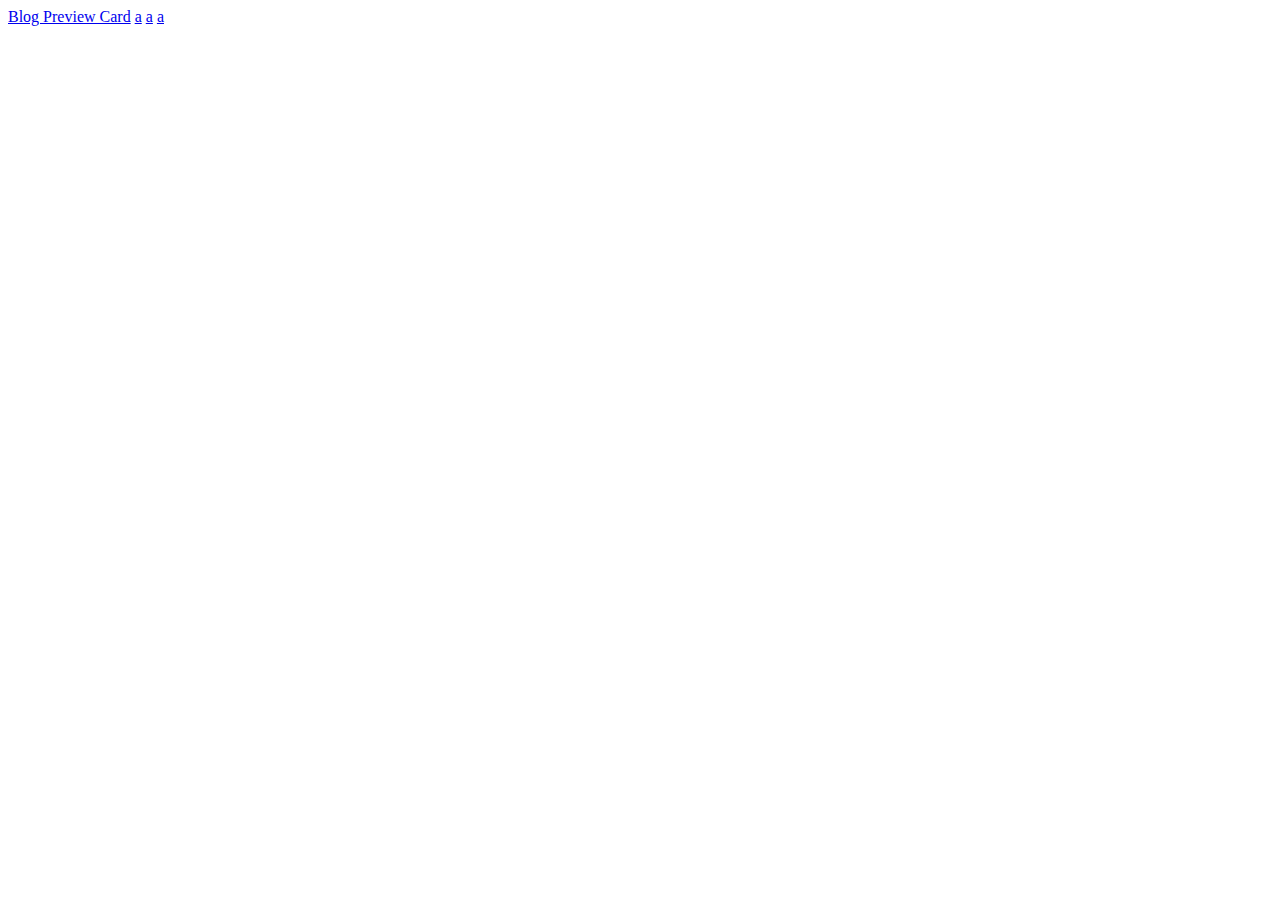
<file: index.html>
<!DOCTYPE html>
<html lang="en">
  <head>
    <meta charset="UTF-8" />
    <meta name="viewport" content="width=device-width, initial-scale=1.0" />
    <title>Document</title>
  </head>
  <body>
    <a href="blog-preview-card-main/">Blog Preview Card</a>
    <a href="contact-form-main/">а</a>
    <a href="qr-code-component-main/">а</a>
    <a href="social-links-profile-main/">а</a>
  </body>
</html>
</file>
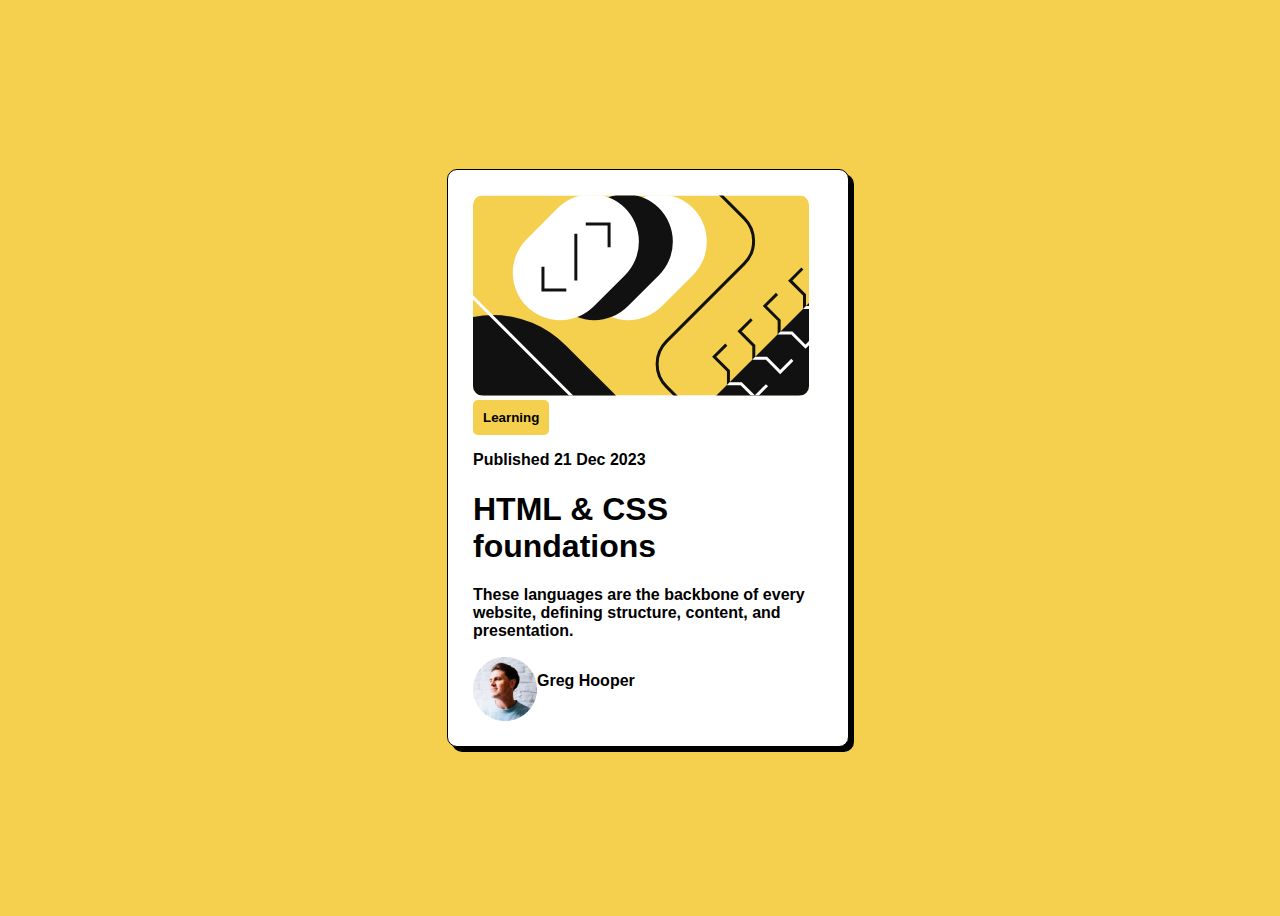
<file: blog-preview-card-main/index.html>
<!DOCTYPE html>
<html lang="en">
  <head>
    <meta charset="UTF-8" />
    <meta name="viewport" content="width=device-width, initial-scale=1.0" />
    <!-- displays site properly based on user's device -->
    <link rel="stylesheet" href="style.css" />
    <link
      rel="icon"
      type="image/png"
      sizes="32x32"
      href="./assets/images/favicon-32x32.png"
    />

    <title>Frontend Mentor | Blog preview card</title>

    <!-- Feel free to remove these styles or customise in your own stylesheet 👍 -->
    <style>
      .attribution {
        font-size: 11px;
        text-align: center;
      }
      .attribution a {
        color: hsl(228, 45%, 44%);
      }
    </style>
  </head>
  <body>
    <main class="container">
      <img src="./assets/images/illustration-article.svg" alt="illustration" />
      <br />
      <button>Learning</button>

      <p>Published 21 Dec 2023</p>
      <h1>HTML & CSS foundations</h1>
      <p>
        These languages are the backbone of every website, defining structure,
        content, and presentation.
      </p>
      <div class="img">
        <img src="./assets/images/image-avatar.webp" alt="avatar" />
        <p>Greg Hooper</p>
      </div>
    </main>
  </body>
</html>
</file>
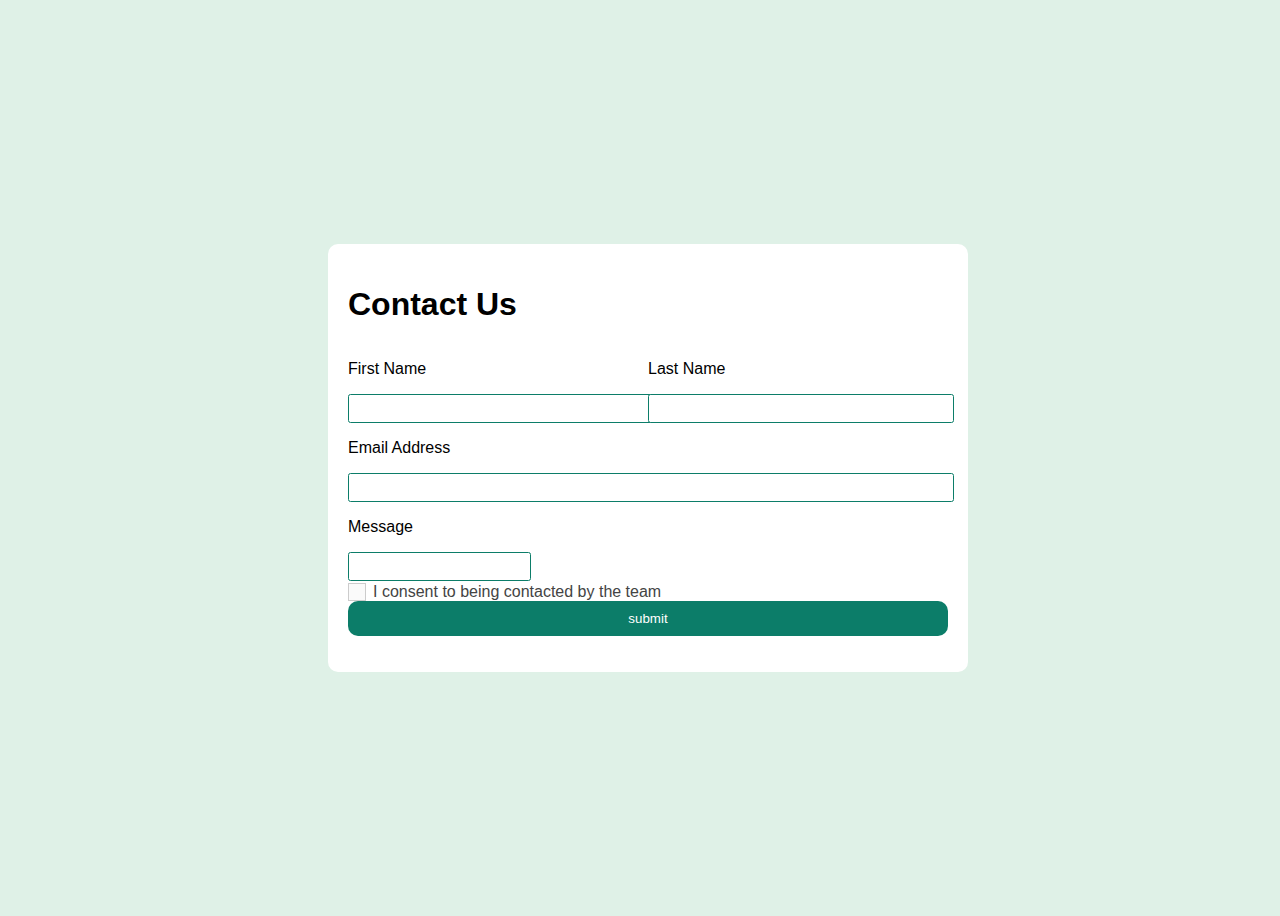
<file: contact-form-main/index.html>
<!DOCTYPE html>
<html lang="en">
  <head>
    <meta charset="UTF-8" />
    <meta name="viewport" content="width=device-width, initial-scale=1.0" />
    <!-- displays site properly based on user's device -->
    <link rel="stylesheet" href="style.css" />
    <link
      rel="icon"
      type="image/png"
      sizes="32x32"
      href="./assets/images/favicon-32x32.png"
    />

    <title>Frontend Mentor | Contact form</title>

    <!-- Feel free to remove these styles or customise in your own stylesheet 👍 -->
    <style>
      .attribution {
        font-size: 11px;
        text-align: center;
      }
      .attribution a {
        color: hsl(228, 45%, 44%);
      }
    </style>
  </head>
  <body>
    <main class="container">
      <h1>Contact Us</h1>

    <div class="headers">
      <div id="names">
        <p>First Name</p>
        <input id="name" type="text" required />
      <!-- is This field -->
      </div>
      <div id="names">
        <p>Last Name</p>
        <input id="name" type="text" required />
      </div>
    </div>

      <!-- This field is -->
    <div>
      <p>Email Address</p>
      <input type="email" id="email" required />
    </div>
      <!-- Please enter a valid email address This field is required Query Type
      General Enquiry Support Request Please select a query type -->
      <p>Message</p>
      <input type="text" required />
      <!-- This field is -->
      <div class="con">
        <input type="checkbox" class="checkbox-input">
        <label class="checkbox-label">I consent to being contacted by the team</label>
      </div>
      <!-- To submit this form, please consent to being contacted Submit Message
        Sent! Thanks for completing the form. We'll be in touch soon! -->
        <button>submit</button>
      </p>
    </main>
  </body>
</html>
</file>
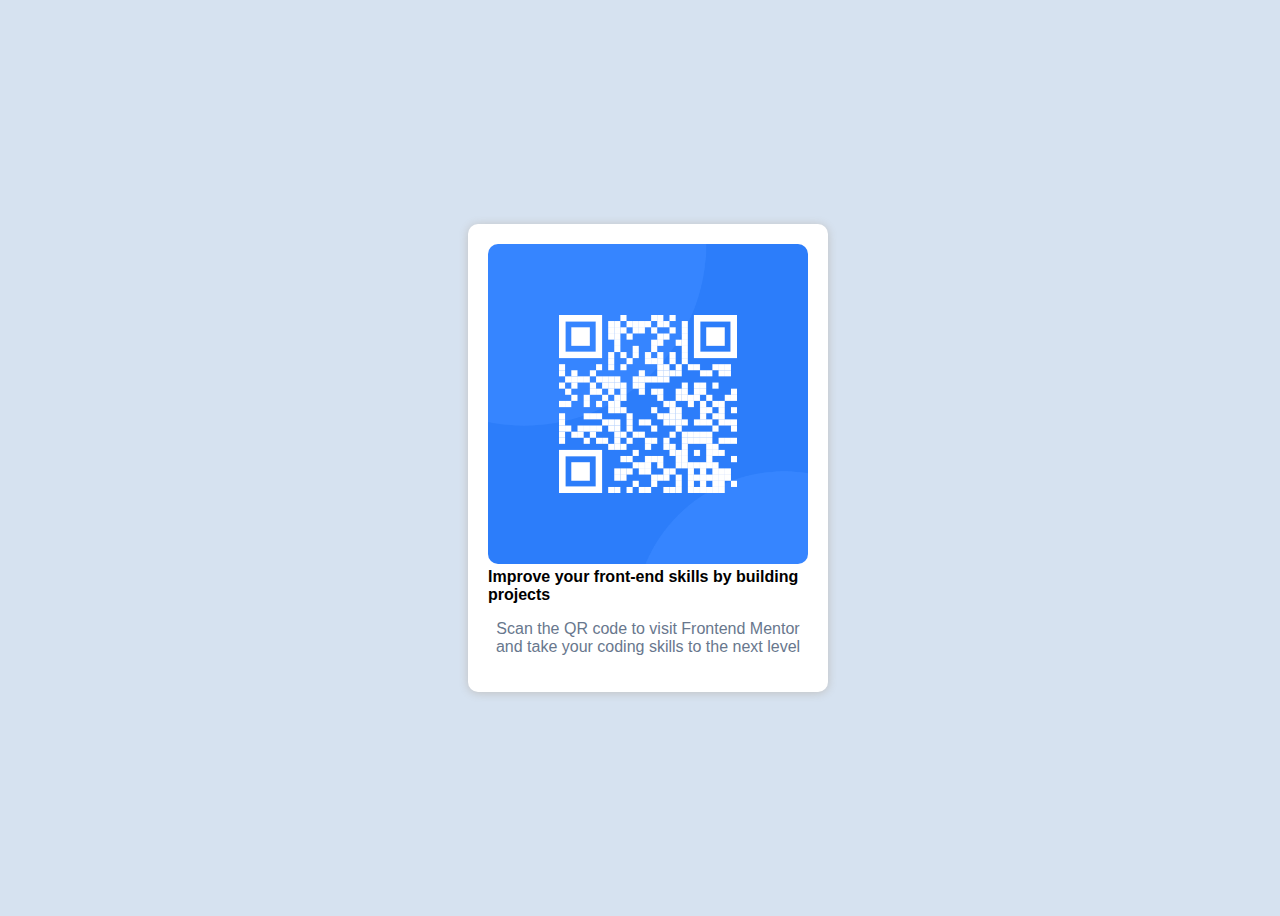
<file: qr-code-component-main/index.html>
<!DOCTYPE html>
<html lang="en">
  <head>
    <meta charset="UTF-8" />
    <meta name="viewport" content="width=device-width, initial-scale=1.0" />
    <!-- displays site properly based on user's device -->
    <link rel="stylesheet" href="style.css" />
    <link
      rel="icon"
      type="image/png"
      sizes="32x32"
      href="./images/favicon-32x32.png"
    />

    <title>Frontend Mentor | QR code component</title>

    <!-- Feel free to remove these styles or customise in your own stylesheet 👍 -->
  </head>
  <body>
    <main class="container">
      <img src="./images/image-qr-code.png" alt="text" />
      <span>Improve your front-end skills by building projects</span>
      <p>
        Scan the QR code to visit Frontend Mentor and take your coding skills to
        the next level
      </p>
    </main>
  </body>
</html>
</file>
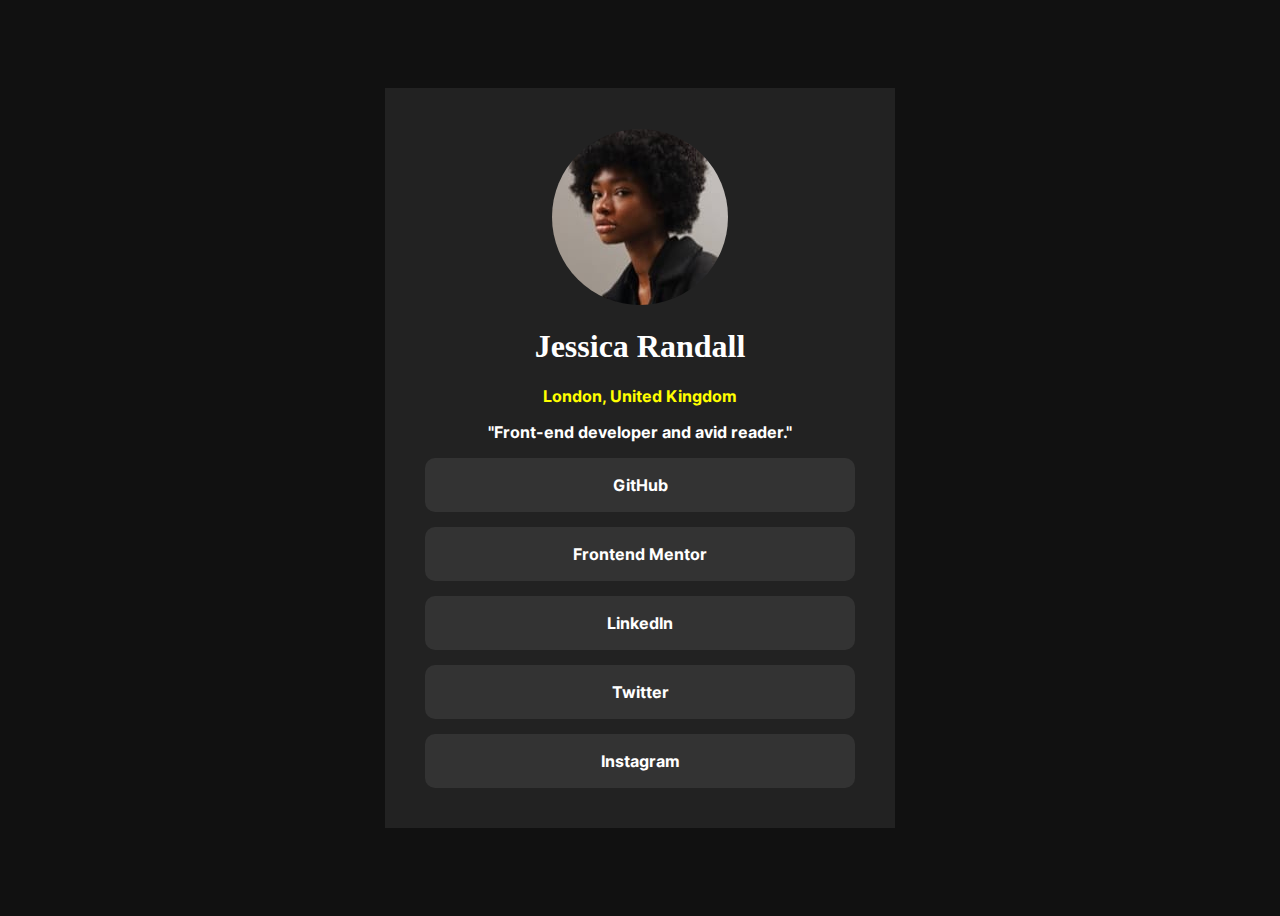
<file: social-links-profile-main/index.html>
<!DOCTYPE html>
<html lang="en">
  <head>
    <meta charset="UTF-8" />
    <meta name="viewport" content="width=device-width, initial-scale=1.0" />
    <!-- displays site properly based on user's device -->

    <link
      rel="icon"
      type="image/png"
      sizes="32x32"
      href="./assets/images/favicon-32x32.png"
    />
    <link rel="stylesheet" href="style.css" />

    <title>Frontend Mentor | Social links profile</title>
  </head>
  <body>
    <main class="container">
      <div class="img">
        <img alt="avatar" src="./assets/images/avatar-jessica.jpeg" />
      </div>
      <h1>Jessica Randall</h1>

      <p class="yellow">London, United Kingdom</p>

      <p>"Front-end developer and avid reader."</p>

      <div>
        <p>GitHub</p>
      </div>
      <div>
        <p>Frontend Mentor</p>
      </div>
      <div>
        <p>LinkedIn</p>
      </div>
      <div>
        <p>Twitter</p>
      </div>
      <div>
        <p>Instagram</p>
      </div>
    </main>
  </body>
</html>
</file>
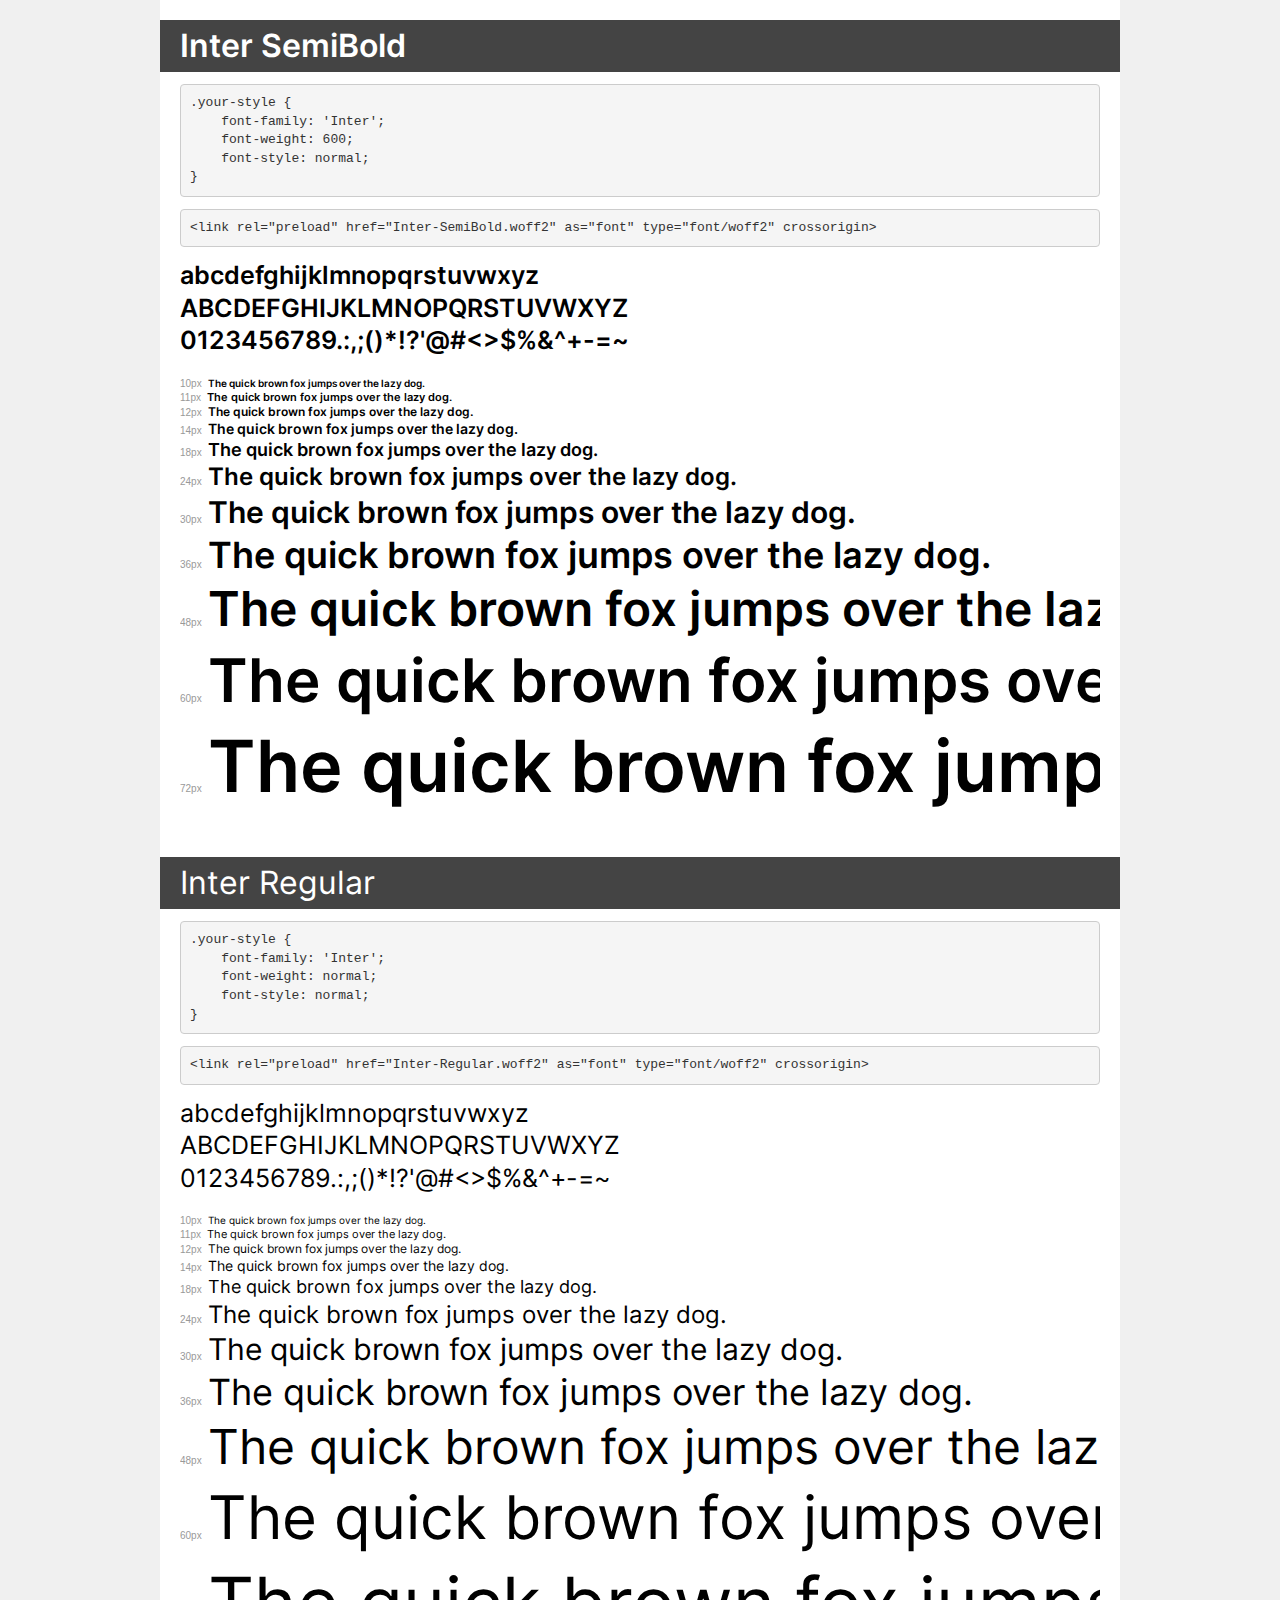
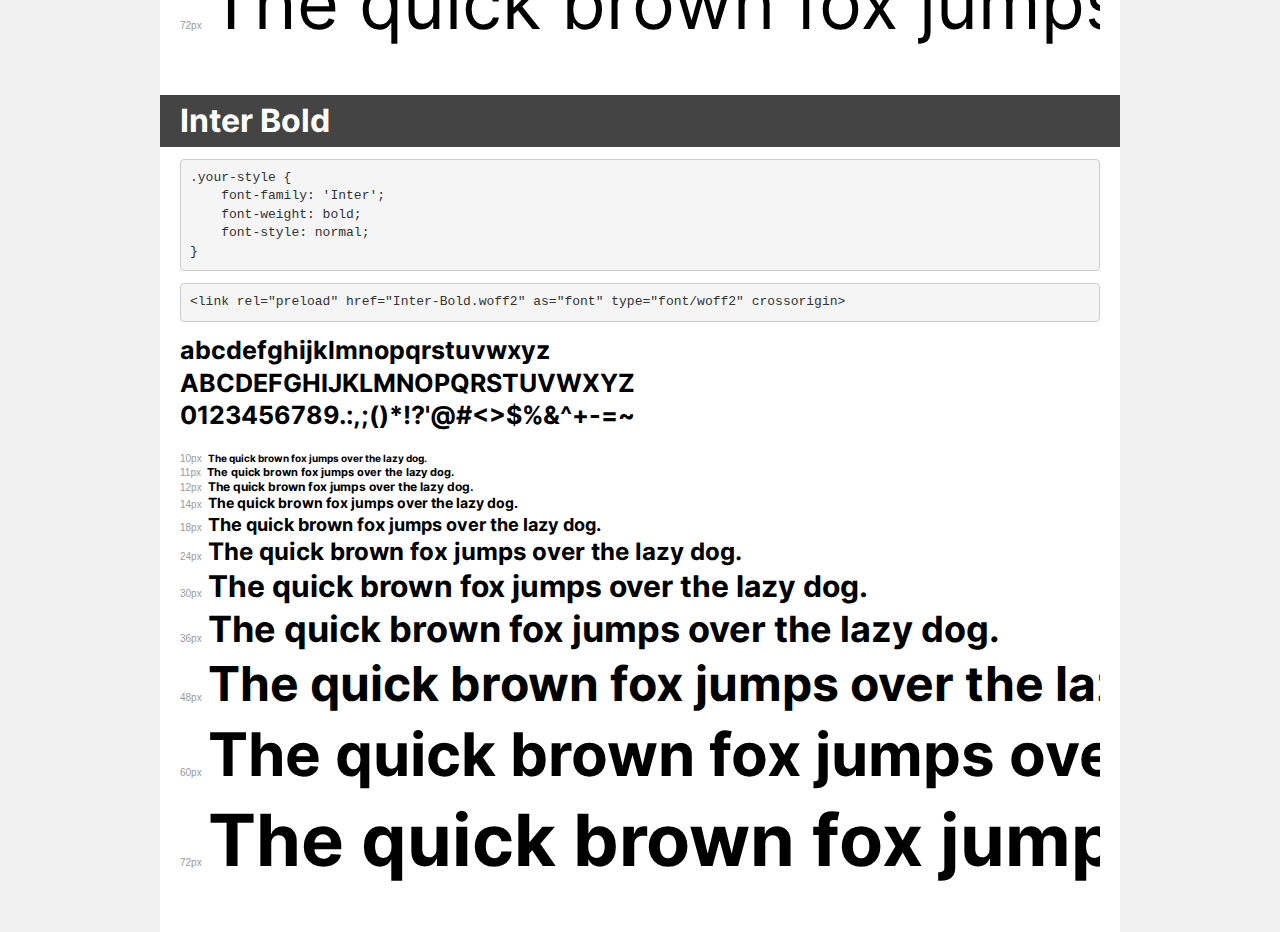
<file: social-links-profile-main/transfonter.org-20240919-101651/demo.html>
<!DOCTYPE html>
<html lang="en">
<head>
    <meta charset="utf-8">
    <meta http-equiv="X-UA-Compatible" content="IE=edge">
    <meta name="viewport" content="width=device-width, initial-scale=1">
    <meta name="robots" content="noindex, noarchive">
    <meta name="format-detection" content="telephone=no">
    <title>Transfonter demo</title>
    <link href="stylesheet.css" rel="stylesheet">
    <style>
        /*
        http://meyerweb.com/eric/tools/css/reset/
        v2.0 | 20110126
        License: none (public domain)
        */
        html, body, div, span, applet, object, iframe,
        h1, h2, h3, h4, h5, h6, p, blockquote, pre,
        a, abbr, acronym, address, big, cite, code,
        del, dfn, em, img, ins, kbd, q, s, samp,
        small, strike, strong, sub, sup, tt, var,
        b, u, i, center,
        dl, dt, dd, ol, ul, li,
        fieldset, form, label, legend,
        table, caption, tbody, tfoot, thead, tr, th, td,
        article, aside, canvas, details, embed,
        figure, figcaption, footer, header, hgroup,
        menu, nav, output, ruby, section, summary,
        time, mark, audio, video {
            margin: 0;
            padding: 0;
            border: 0;
            font-size: 100%;
            font: inherit;
            vertical-align: baseline;
        }
        /* HTML5 display-role reset for older browsers */
        article, aside, details, figcaption, figure,
        footer, header, hgroup, menu, nav, section {
            display: block;
        }
        body {
            line-height: 1;
        }
        ol, ul {
            list-style: none;
        }
        blockquote, q {
            quotes: none;
        }
        blockquote:before, blockquote:after,
        q:before, q:after {
            content: '';
            content: none;
        }
        table {
            border-collapse: collapse;
            border-spacing: 0;
        }
        /* demo styles */
        body {
            background: #f0f0f0;
            color: #000;
        }
        .page {
            background: #fff;
            width: 920px;
            margin: 0 auto;
            padding: 20px 20px 0 20px;
            overflow: hidden;
        }
        .font-container {
            overflow-x: auto;
            overflow-y: hidden;
            margin-bottom: 40px;
            line-height: 1.3;
            white-space: nowrap;
            padding-bottom: 5px;
        }
        h1 {
            position: relative;
            background: #444;
            font-size: 32px;
            color: #fff;
            padding: 10px 20px;
            margin: 0 -20px 12px -20px;
        }
        .letters {
            font-size: 25px;
            margin-bottom: 20px;
        }
        .s10:before {
            content: '10px';
        }
        .s11:before {
            content: '11px';
        }
        .s12:before {
            content: '12px';
        }
        .s14:before {
            content: '14px';
        }
        .s18:before {
            content: '18px';
        }
        .s24:before {
            content: '24px';
        }
        .s30:before {
            content: '30px';
        }
        .s36:before {
            content: '36px';
        }
        .s48:before {
            content: '48px';
        }
        .s60:before {
            content: '60px';
        }
        .s72:before {
            content: '72px';
        }
        .s10:before, .s11:before, .s12:before, .s14:before,
        .s18:before, .s24:before, .s30:before, .s36:before,
        .s48:before, .s60:before, .s72:before {
            font-family: Arial, sans-serif;
            font-size: 10px;
            font-weight: normal;
            font-style: normal;
            color: #999;
            padding-right: 6px;
        }
        pre {
            display: block;
            padding: 9px;
            margin: 0 0 12px;
            font-family: Monaco, Menlo, Consolas, "Courier New", monospace;
            font-size: 13px;
            line-height: 1.428571429;
            color: #333;
            font-weight: normal;
            font-style: normal;
            background-color: #f5f5f5;
            border: 1px solid #ccc;
            overflow-x: auto;
            border-radius: 4px;
        }
        /* responsive */
        @media (max-width: 959px) {
            .page {
                width: auto;
                margin: 0;
            }
        }
    </style>
</head>
<body>
<div class="page">
    <div class="demo">
        <h1 style="font-family: 'Inter'; font-weight: 600; font-style: normal;">Inter SemiBold</h1>
        <pre title="Usage">.your-style {
    font-family: 'Inter';
    font-weight: 600;
    font-style: normal;
}</pre>
        <pre title="Preload (optional)">
&lt;link rel=&quot;preload&quot; href=&quot;Inter-SemiBold.woff2&quot; as=&quot;font&quot; type=&quot;font/woff2&quot; crossorigin&gt;</pre>
        <div class="font-container" style="font-family: 'Inter'; font-weight: 600; font-style: normal;">
            <p class="letters">
                abcdefghijklmnopqrstuvwxyz<br>
ABCDEFGHIJKLMNOPQRSTUVWXYZ<br>
                0123456789.:,;()*!?'@#&lt;&gt;$%&^+-=~
            </p>
            <p class="s10" style="font-size: 10px;">The quick brown fox jumps over the lazy dog.</p>
            <p class="s11" style="font-size: 11px;">The quick brown fox jumps over the lazy dog.</p>
            <p class="s12" style="font-size: 12px;">The quick brown fox jumps over the lazy dog.</p>
            <p class="s14" style="font-size: 14px;">The quick brown fox jumps over the lazy dog.</p>
            <p class="s18" style="font-size: 18px;">The quick brown fox jumps over the lazy dog.</p>
            <p class="s24" style="font-size: 24px;">The quick brown fox jumps over the lazy dog.</p>
            <p class="s30" style="font-size: 30px;">The quick brown fox jumps over the lazy dog.</p>
            <p class="s36" style="font-size: 36px;">The quick brown fox jumps over the lazy dog.</p>
            <p class="s48" style="font-size: 48px;">The quick brown fox jumps over the lazy dog.</p>
            <p class="s60" style="font-size: 60px;">The quick brown fox jumps over the lazy dog.</p>
            <p class="s72" style="font-size: 72px;">The quick brown fox jumps over the lazy dog.</p>
        </div>
    </div>

    <div class="demo">
        <h1 style="font-family: 'Inter'; font-weight: normal; font-style: normal;">Inter Regular</h1>
        <pre title="Usage">.your-style {
    font-family: 'Inter';
    font-weight: normal;
    font-style: normal;
}</pre>
        <pre title="Preload (optional)">
&lt;link rel=&quot;preload&quot; href=&quot;Inter-Regular.woff2&quot; as=&quot;font&quot; type=&quot;font/woff2&quot; crossorigin&gt;</pre>
        <div class="font-container" style="font-family: 'Inter'; font-weight: normal; font-style: normal;">
            <p class="letters">
                abcdefghijklmnopqrstuvwxyz<br>
ABCDEFGHIJKLMNOPQRSTUVWXYZ<br>
                0123456789.:,;()*!?'@#&lt;&gt;$%&^+-=~
            </p>
            <p class="s10" style="font-size: 10px;">The quick brown fox jumps over the lazy dog.</p>
            <p class="s11" style="font-size: 11px;">The quick brown fox jumps over the lazy dog.</p>
            <p class="s12" style="font-size: 12px;">The quick brown fox jumps over the lazy dog.</p>
            <p class="s14" style="font-size: 14px;">The quick brown fox jumps over the lazy dog.</p>
            <p class="s18" style="font-size: 18px;">The quick brown fox jumps over the lazy dog.</p>
            <p class="s24" style="font-size: 24px;">The quick brown fox jumps over the lazy dog.</p>
            <p class="s30" style="font-size: 30px;">The quick brown fox jumps over the lazy dog.</p>
            <p class="s36" style="font-size: 36px;">The quick brown fox jumps over the lazy dog.</p>
            <p class="s48" style="font-size: 48px;">The quick brown fox jumps over the lazy dog.</p>
            <p class="s60" style="font-size: 60px;">The quick brown fox jumps over the lazy dog.</p>
            <p class="s72" style="font-size: 72px;">The quick brown fox jumps over the lazy dog.</p>
        </div>
    </div>

    <div class="demo">
        <h1 style="font-family: 'Inter'; font-weight: bold; font-style: normal;">Inter Bold</h1>
        <pre title="Usage">.your-style {
    font-family: 'Inter';
    font-weight: bold;
    font-style: normal;
}</pre>
        <pre title="Preload (optional)">
&lt;link rel=&quot;preload&quot; href=&quot;Inter-Bold.woff2&quot; as=&quot;font&quot; type=&quot;font/woff2&quot; crossorigin&gt;</pre>
        <div class="font-container" style="font-family: 'Inter'; font-weight: bold; font-style: normal;">
            <p class="letters">
                abcdefghijklmnopqrstuvwxyz<br>
ABCDEFGHIJKLMNOPQRSTUVWXYZ<br>
                0123456789.:,;()*!?'@#&lt;&gt;$%&^+-=~
            </p>
            <p class="s10" style="font-size: 10px;">The quick brown fox jumps over the lazy dog.</p>
            <p class="s11" style="font-size: 11px;">The quick brown fox jumps over the lazy dog.</p>
            <p class="s12" style="font-size: 12px;">The quick brown fox jumps over the lazy dog.</p>
            <p class="s14" style="font-size: 14px;">The quick brown fox jumps over the lazy dog.</p>
            <p class="s18" style="font-size: 18px;">The quick brown fox jumps over the lazy dog.</p>
            <p class="s24" style="font-size: 24px;">The quick brown fox jumps over the lazy dog.</p>
            <p class="s30" style="font-size: 30px;">The quick brown fox jumps over the lazy dog.</p>
            <p class="s36" style="font-size: 36px;">The quick brown fox jumps over the lazy dog.</p>
            <p class="s48" style="font-size: 48px;">The quick brown fox jumps over the lazy dog.</p>
            <p class="s60" style="font-size: 60px;">The quick brown fox jumps over the lazy dog.</p>
            <p class="s72" style="font-size: 72px;">The quick brown fox jumps over the lazy dog.</p>
        </div>
    </div>

</div>
</body>
</html>
</file>
<file: blog-preview-card-main/style.css>
body {
  display: flex;
  justify-content: center;
  align-items: center;
  min-height: 100vh;
  width: 100%;
  background-color: hsl(47, 88%, 63%);
}

.container {
  width: 350px;
  padding: 25px;
  box-shadow: 5px 5px black;
  border-radius: 10px;
  background-color: white;
  border: 1px solid black;
}

* {
  font-family: sans-serif;
}
button {
  font-weight: bold;
  padding: 10px;
  border-radius: 5px;
  background-color: hsl(47, 88%, 63%);
  color: black;
  border: none;
}

.img {
  font-weight: bold;
  display: flex;
}

img {
  border-radius: 10px;
}

p {
  font-weight: bold;
}
</file>
<file: contact-form-main/style.css>
body {
  display: flex;
  justify-content: center;
  align-items: center;
  min-height: 100vh;
  width: 100%;
  background-color: hsl(148, 38%, 91%);
}

.container {
  background-color: #ffffff;
  padding: 20px;
  border-radius: 10px;
  border: none;
  width: 600px;
}

* {
  font-family: sans-serif;
}

.checkbox-input {
  position: absolute;
  z-index: 3;
  opacity: 0;
}

.checkbox-label {
  font-size: 1rem;
  color: #444;
  padding-left: 25px;
}

.checkbox-label::before {
  content: "";
  display: block;
  width: 16px;
  height: 16px;
  border: 1px solid #ccc;
  background-color: #fafafa;
  position: absolute;
  top: 0;
  left: 0;
  z-index: 1;
}

.checkbox-label::after {
  content: "";
  display: block;
  width: 16px;
  height: 16px;
  background: url("check.svg") no-repeat;
  background-size: 16px 16px;
  opacity: 0;
  position: absolute;
  top: 1px;
  left: 1px;
  z-index: 2;
}

.headers {
  display: flex;
}

#name {
  width: 100%;
}

#names {
  width: 100%;
}

#email {
  width: 100%;
}
.con {
  margin-top: 2px;
  position: relative;
}

.checkbox-input:checked + .checkbox-label::before {
  background-color: #49d120;
}

.checkbox-input:checked + .checkbox-label::after {
  opacity: 1;
}

input {
  border: 1px solid hsl(169, 82%, 27%);
  height: 25px;
  border-radius: 2.5px;
  outline: none;
}

button {
  width: 100%;
  padding: 10px;
  border: none;
  background-color: hsl(169, 82%, 27%);
  border-radius: 10px;
  color: white;
}
</file>
<file: qr-code-component-main/style.css>
body {
  display: flex;
  justify-content: center;
  align-items: center;
  min-height: 100vh;
  width: 100%;
  background-color: hsl(212, 45%, 89%);
}

.container {
  border-radius: 10px;
  background-color: white;
  padding: 20px;
  width: 320px;
  overflow: hidden;
  box-shadow: 0px 1px 10px silver;
}

p {
  color: hsl(216, 15%, 48%);
  font-weight: 400;
  text-align: center;
}

h1 {
  text-align: center;
  color: hsl(218, 44%, 22%);
  font-weight: 700;
}

* {
  font-family: sans-serif;
}

span {
  font-weight: 900;
}

img {
  border-radius: 10px;
  width: 100%;
}
</file>
<file: social-links-profile-main/style.css>
.attribution {
  font-size: 11px;
  text-align: center;
}
.attribution a {
  color: hsl(228, 45%, 44%);
}

@font-face {
  font-family: "Inter";
  src: url("./transfonter.org-20240919-101651/Inter-SemiBold.woff2")
    format("woff2");
  font-weight: 600;
  font-style: normal;
  font-display: swap;
}

@font-face {
  font-family: "Inter";
  src: url("./transfonter.org-20240919-101651/Inter-Regular.woff2")
    format("woff2");
  font-weight: normal;
  font-style: normal;
  font-display: swap;
}

@font-face {
  font-family: "Inter";
  src: url("./transfonter.org-20240919-101651/Inter-Bold.woff2") format("woff2");
  font-weight: bold;
  font-style: normal;
  font-display: swap;
}

html,
body {
  background-color: #111;
  color: #fff;
  display: flex;
  justify-content: center;
  align-items: center;
  min-height: 100vh;
  width: 100%;
}

.img {
  display: flex;
  justify-content: center;
  align-items: center;
  background-color: transparent;
}

img {
  border-radius: 50%;
}

.container {
  padding: 25px;
  width: 460px;
  background-color: #222;
}

h1 {
  text-align: center;
}

p {
  font-family: "Inter";
  font-weight: bold;
  font-style: normal;
  text-align: center;
}

.yellow {
  font-family: "Inter";
  font-weight: 600;
  font-style: normal;
  color: yellow;
  font-weight: 900;
}

div {
  background-color: #333;
  padding: 1px;
  margin: 15px;
  border-radius: 10px;
}
</file>
<file: social-links-profile-main/transfonter.org-20240919-101651/stylesheet.css>
@font-face {
    font-family: 'Inter';
    src: url('Inter-SemiBold.woff2') format('woff2');
    font-weight: 600;
    font-style: normal;
    font-display: swap;
}

@font-face {
    font-family: 'Inter';
    src: url('Inter-Regular.woff2') format('woff2');
    font-weight: normal;
    font-style: normal;
    font-display: swap;
}

@font-face {
    font-family: 'Inter';
    src: url('Inter-Bold.woff2') format('woff2');
    font-weight: bold;
    font-style: normal;
    font-display: swap;
}
</file>
